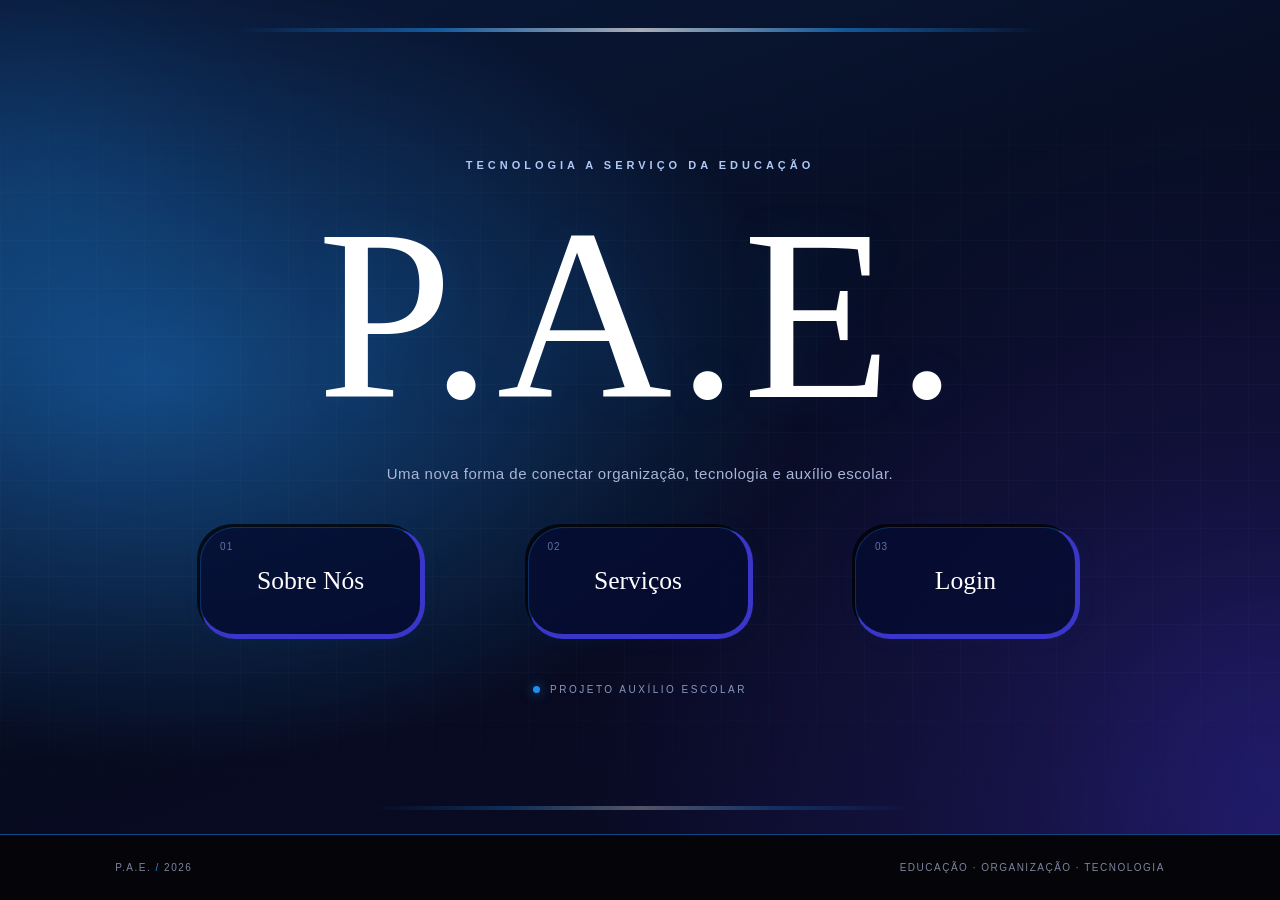
<file: tcc/index.html>
<!DOCTYPE html>
<html lang="pt-BR">
<head>
    <meta charset="UTF-8">
    <meta name="viewport" content="width=device-width, initial-scale=1.0">

    <title>P.A.E. | Projeto de Auxílio Escolar</title>

    <link rel="stylesheet" href="./css/style.css">
</head>

<body>

    <main class="principal">

        <div class="brilho brilho-1"></div>
        <div class="brilho brilho-2"></div>

        <section class="hero">
            <span class="subtitulo">TECNOLOGIA A SERVIÇO DA EDUCAÇÃO</span>

            <h1 class="logo">P.A.E.</h1>

            <p class="descricao">
                Uma nova forma de conectar organização,
                tecnologia e auxílio escolar.
            </p>

            <nav class="menu" aria-label="Navegação principal">

                <a href="./sobrenos.html" class="botao">
                    <span>01</span>
                    Sobre Nós
                    <span class="seta">↗</span>
                </a>

                <a href="./servicos.html" class="botao">
                    <span>02</span>
                    Serviços
                    <span class="seta">↗</span>
                </a>

                <a href="login.html" class="botao">
                    <span>03</span>
                    Login
                    <span class="seta">↗</span>
                </a>

            </nav>

            <div class="indicador">
                <span></span>
                PROJETO AUXÍLIO ESCOLAR
            </div>
        </section>

        <div class="decoracao decoracao-superior"></div>
        <div class="decoracao decoracao-inferior"></div>

    </main>

    <footer class="rodape">
        <span>P.A.E. <span class="ponto">/</span> 2026</span>
        <span>EDUCAÇÃO · ORGANIZAÇÃO · TECNOLOGIA</span>
    </footer>

   <script src="./js/script.js"></script>
</body>
</html>
</file>
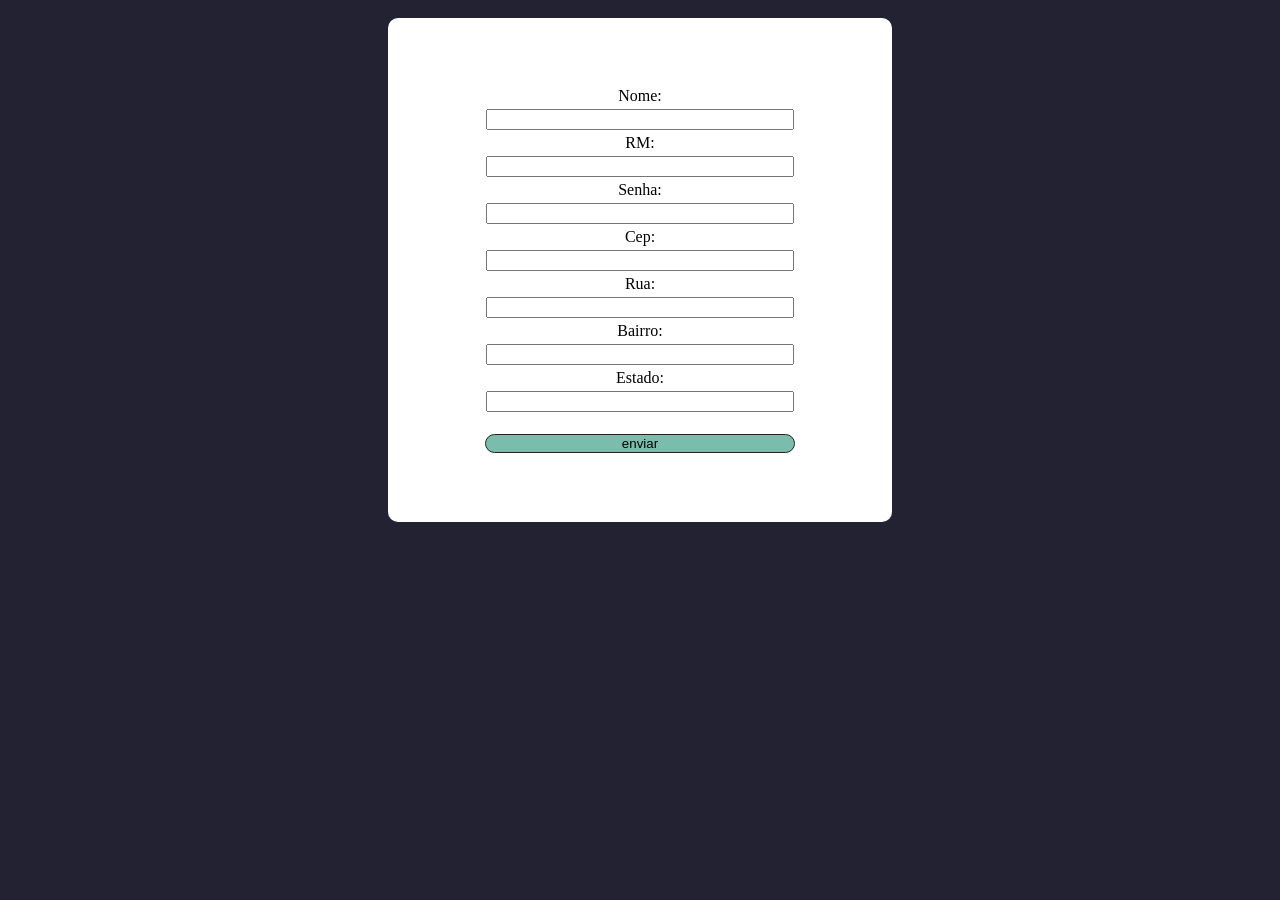
<file: tcc/cadastro.html>
<!DOCTYPE html>
<html lang="en">
<head>
    <meta charset="UTF-8">
    <meta http-equiv="X-UA-Compatible" content="IE=edge">
    <meta name="viewport" content="width=device-width, initial-scale=1.0">
    <title>Document</title>
</head>

<script>

function limpa_formulário() {
         
            document.getElementById('rua').value=("");
            document.getElementById('bairro').value=("");
            document.getElementById('estado').value=("");
        
    }

 function exibir(conteudo) {
        if (!("erro" in conteudo)) {
           
            document.getElementById('rua').value=(conteudo.logradouro);
            document.getElementById('bairro').value=(conteudo.bairro);
            document.getElementById('estado').value=(conteudo.estado);
            
        } 
        else {
            
            limpa_formulário_cep();
            alert("CEP não encontrado.");
        }
    }
        
    function pesquisacep(valor){

   
        var cep = valor.replace(/\D/g, '');

        if (cep != "") {

          
            var validacep = /^[0-9]{8}$/;

       
            if(validacep.test(cep)) {

                var script = document.createElement('script');

                script.src = 'https://viacep.com.br/ws/'+ cep + '/json/?callback=exibir';

             
                document.body.appendChild(script);

            } 
            else {
                
                limpa_formulário();
                alert("Formato de CEP inválido.");
            }
        } 
        else {
            
            limpa_formulário();
        }
    };

    </script>
    </head>

    <body>

    <style>

        body{
            background-color: #222232;
            color: #fff; 
            display: flex;
            justify-content: center;
            align-items: center;
        }

        .form {
          
            display: flex;
            justify-content: center;
            align-items: center;
            background-color: #fff;
            color: #000;
            margin: 10px;
            padding:2px;
            width: 500px;
            height: 500px;
            border-radius: 10px;
        }

        form {
            text-align: center;
     
        }

        form input{
          
            width: 300px;
            margin: 4px;
        }

        form button{
            width: 310px;
            border: 1px solid #222;
            background-color: #7bbdac;
            border-radius: 10px;
        }

        form button:hover{
            
            background-color: #2f544b;
            border: 1px solid #222;                                                                                                                                                         /* oi   oi*/
            color: #fff;
            
        }

      

 

    </style>

<div class="form">
      <form method="post" action="cadastro.php">

      <label > 
        Nome:
        
      </label><br>
      <input type="text" class="text" name="nome"><br>
      <label > 
        RM:
      </label><br>
       <input type="text" class="text" name="rm"><br>
       <label > 
        Senha:
      </label><br>
       <input type="text" class="text" name="senha"><br>
  
        <label class ="texto">Cep:
        </label><br>
        <input name="cep" type="text" id="cep" value="" size="10" maxlength="9"
               onblur="pesquisacep(this.value);" /><br>
        <label>Rua:
       </label><br>
       <input name="rua" type="text" id="rua" size="60" /><br>
        <label>Bairro:
      </label><br> 
       <input name="bairro" type="text" id="bairro" size="40" /><br>
        <label>Estado:
       </label><br>
       <input name="estado" type="text" id="estado" size="40" /><br>
       <br>

        <button type="submit">enviar</button>
    
      </form>

      </div>

</body>


</html>
</file>
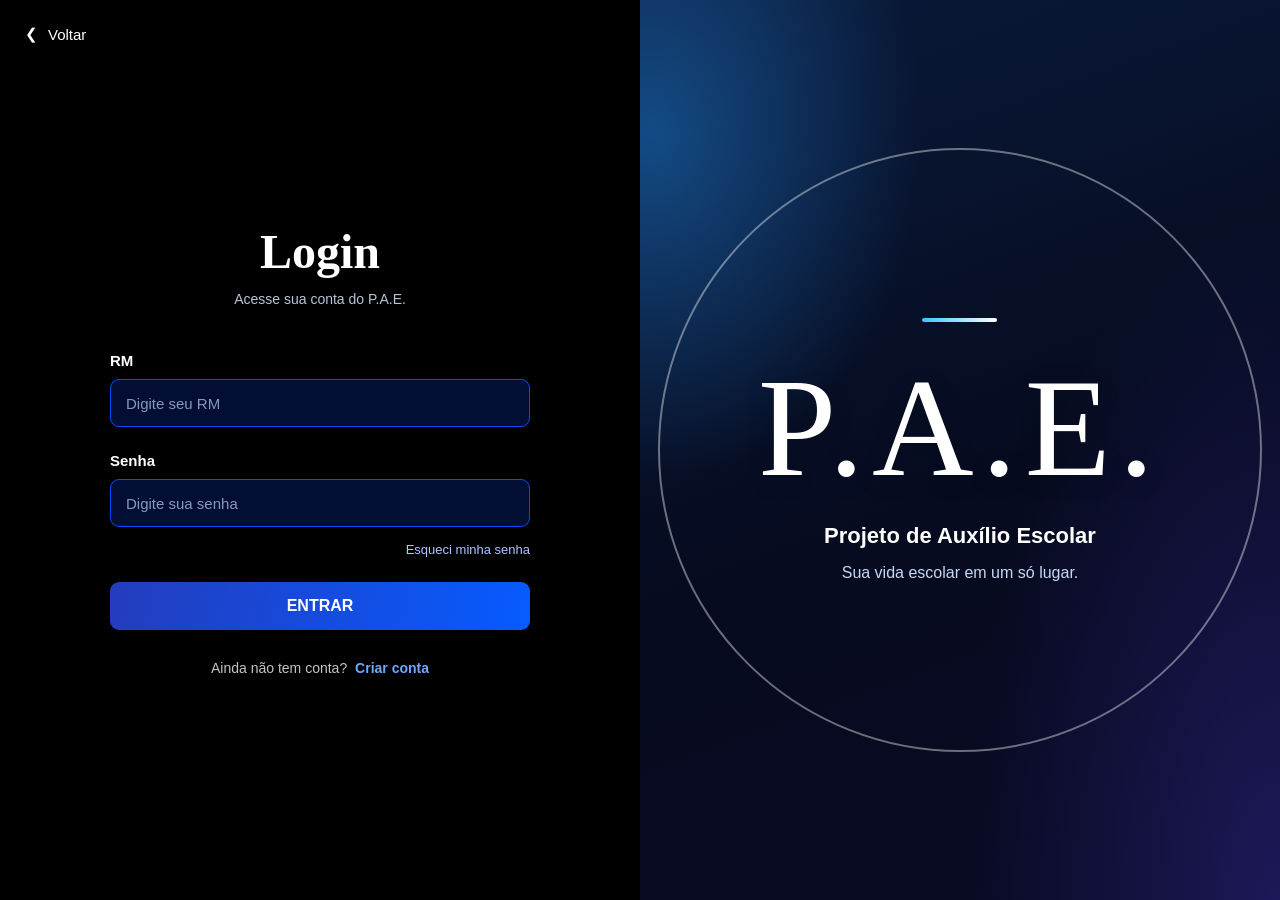
<file: tcc/login.html>
<!DOCTYPE html>
<html lang="pt-br">
<head>
    <meta charset="UTF-8">
    <meta name="viewport" content="width=device-width, initial-scale=1.0">
    <title>Login | P.A.E.</title>
    <link rel="stylesheet" href="./css/logins.css">
</head>

<body>

    <main class="container">

        <!-- Painel esquerdo: formulário -->
        <section class="painel-login">

            <a href="index.html" class="voltar" aria-label="Voltar para a página inicial">
                &#10094;
                <span>Voltar</span>
            </a>

            <div class="conteudo-login">

                <h1>Login</h1>
                <p class="subtitulo">Acesse sua conta do P.A.E.</p>

                <form action="./banco/login.php" method="post">

                    <div class="campo">
                        <label for="rm">RM</label>
                        <input
                            type="text"
                            id="rm"
                            name="rm"
                            placeholder="Digite seu RM"
                            autocomplete="username"
                            required
                        >
                    </div>

                    <div class="campo">
                        <label for="senha">Senha</label>
                        <input
                            type="password"
                            id="senha"
                            name="senha"
                            placeholder="Digite sua senha"
                            autocomplete="current-password"
                            required
                        >
                    </div>

                    <a href="recuperar-senha.html" class="esqueci">
                        Esqueci minha senha
                    </a>

                    <button type="submit" class="btn-entrar">
                        ENTRAR
                    </button>

                </form>

                <p class="cadastro">
                    Ainda não tem conta?
                    <a href="cadastro.html">Criar conta</a>
                </p>

            </div>

        </section>

        <!-- Painel direito: identidade visual -->
        <section class="painel-visual">

            <div class="visual-conteudo">
                <span class="linha-decorativa"></span>
                <h2>P.A.E.</h2>
                <p>Projeto de Auxílio Escolar</p>
                <span class="descricao">
                    Sua vida escolar em um só lugar.
                </span>
            </div>

        </section>

    </main>

</body>
</html>
</file>
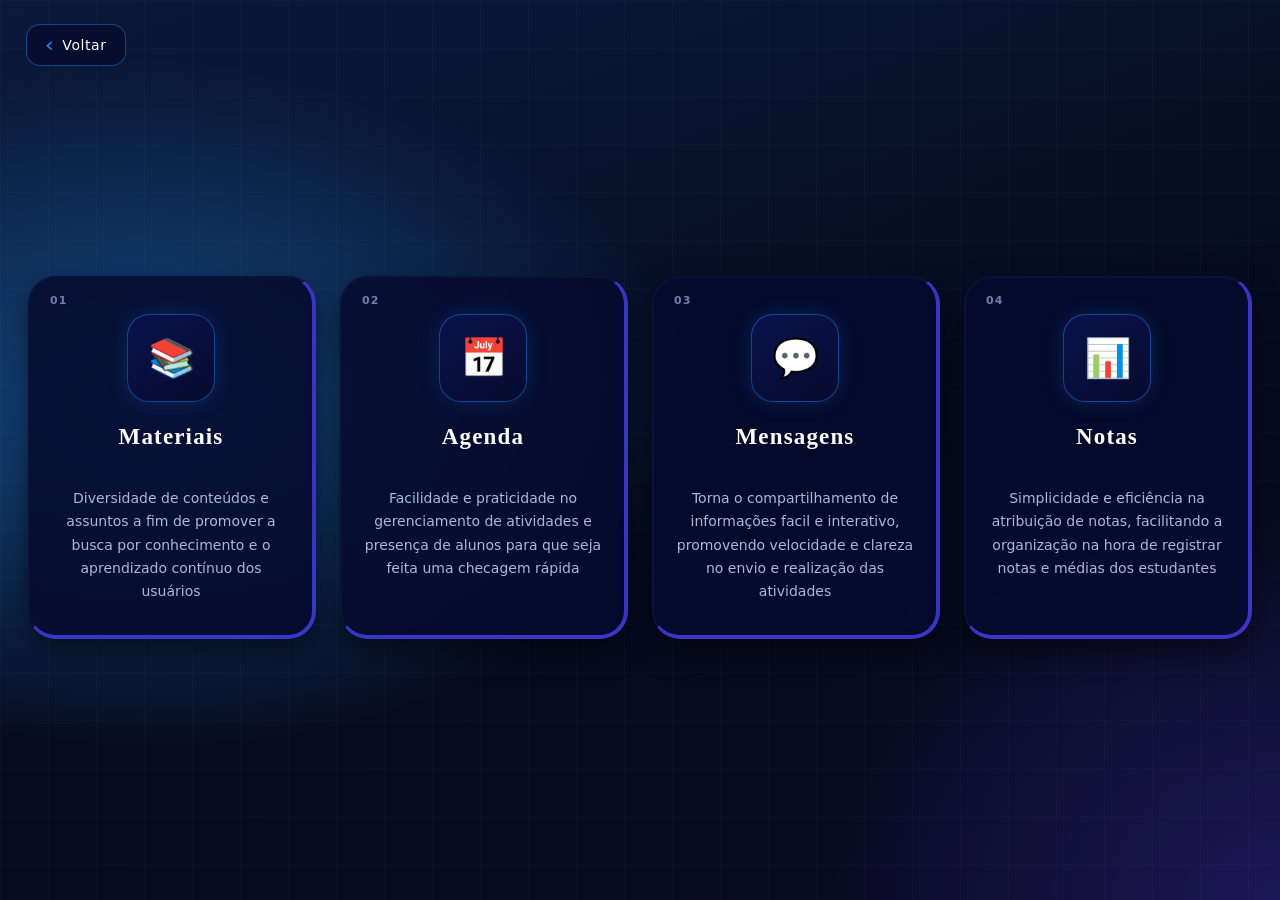
<file: tcc/servicos.html>
<!DOCTYPE html>
<html lang="pt-br">
<head>
    <meta charset="UTF-8">
    <meta name="viewport" content="width=device-width, initial-scale=1.0">
    <title>P.A.E. - Serviços</title>
    <link rel="stylesheet" href="./css/servicos.css">
</head>

<body>

    <main class="pagina">

        <a href="./index.html" class="voltar">
            <span>‹</span> Voltar
        </a>

        <section class="cartoes">

            <article class="cartao">
                <div class="imagem">
                    <span>📚</span>
                </div>

                <h2>Materiais</h2>

                <div class="linhas">
                    <span></span><span></span>
                    <span></span><span></span>
                </div>

                <p><br>Diversidade de conteúdos e assuntos a fim de promover a busca por conhecimento e o aprendizado contínuo dos usuários</br></p>

            </article>

            <article class="cartao">
                <div class="imagem">
                    <span>📅</span>
                </div>

                <h2>Agenda</h2>

                <div class="linhas">
                    <span></span><span></span>
                    <span></span><span></span>
                </div>

                <p><br>Facilidade e praticidade no gerenciamento de atividades e presença de alunos para que seja feita uma checagem rápida</br></p>

            </article>

            <article class="cartao">
                <div class="imagem">
                    <span>💬</span>
                </div>

                <h2>Mensagens</h2>

                <div class="linhas">
                    <span></span><span></span>
                    <span></span><span></span>
                </div>

                <p><br>Torna o compartilhamento de informações facil e interativo, promovendo velocidade e clareza no envio e realização das atividades</br></p>

            </article>

            <article class="cartao">
                <div class="imagem">
                    <span>📊</span>
                </div>

                <h2>Notas</h2>

                <div class="linhas">
                    <span></span><span></span>
                    <span></span><span></span>
                </div>

                <p><br>Simplicidade e eficiência na atribuição de notas, facilitando a organização na hora de registrar notas e médias dos estudantes</br></p>

            </article>

        </section>

    </main>

</body>
</html>
</file>
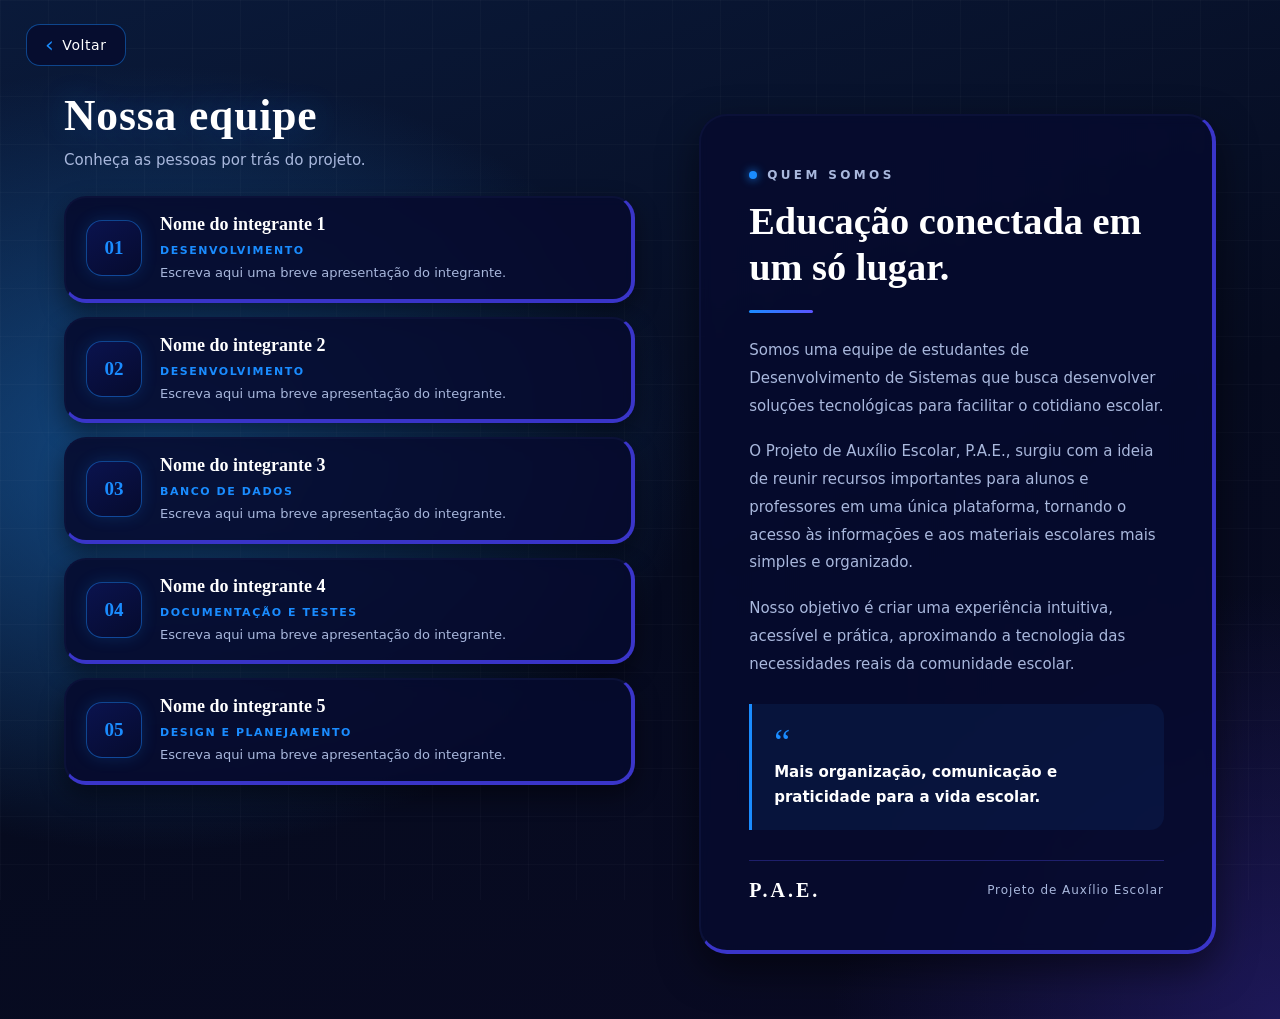
<file: tcc/sobrenos.html>
<!DOCTYPE html>
<html lang="pt-br">

<head>
    <meta charset="UTF-8">
    <meta name="viewport" content="width=device-width, initial-scale=1.0">

    <title>Sobre Nós | P.A.E.</title>

    <link rel="stylesheet" href="./css/sobrenos.css">
</head>

<body>


    <main class="pagina">

        <!-- Botão voltar -->
        <a href="./index.html" class="voltar">
            <span aria-hidden="true">‹</span>
            Voltar
        </a>

        <div class="conteudo">

            <!-- LADO ESQUERDO: INTEGRANTES -->
            <section class="equipe">

                <div class="titulo-equipe">
                    <h1>Nossa equipe</h1>
                    <p>Conheça as pessoas por trás do projeto.</p>
                </div>

                <div class="integrantes">

                    <article class="integrante">
                        <div class="avatar">01</div>
                        <div class="dados">
                            <h2>Nome do integrante 1</h2>
                            <span>Desenvolvimento</span>
                            <p>Escreva aqui uma breve apresentação do integrante.</p>
                        </div>
                    </article>

                    <article class="integrante">
                        <div class="avatar">02</div>
                        <div class="dados">
                            <h2>Nome do integrante 2</h2>
                            <span>Desenvolvimento</span>
                            <p>Escreva aqui uma breve apresentação do integrante.</p>
                        </div>
                    </article>

                    <article class="integrante">
                        <div class="avatar">03</div>
                        <div class="dados">
                            <h2>Nome do integrante 3</h2>
                            <span>Banco de dados</span>
                            <p>Escreva aqui uma breve apresentação do integrante.</p>
                        </div>
                    </article>

                    <article class="integrante">
                        <div class="avatar">04</div>
                        <div class="dados">
                            <h2>Nome do integrante 4</h2>
                            <span>Documentação e testes</span>
                            <p>Escreva aqui uma breve apresentação do integrante.</p>
                        </div>
                    </article>

                    <article class="integrante">
                        <div class="avatar">05</div>
                        <div class="dados">
                            <h2>Nome do integrante 5</h2>
                            <span>Design e planejamento</span>
                            <p>Escreva aqui uma breve apresentação do integrante.</p>
                        </div>
                    </article>

                </div>

            </section>

            <!-- LADO DIREITO: SOBRE O PROJETO -->
            <section class="sobre-projeto">

                <span class="etiqueta">QUEM SOMOS</span>

                <h2>Educação conectada em um só lugar.</h2>

                <span class="linha-decorativa"></span>

                <p>
                    Somos uma equipe de estudantes de Desenvolvimento
                    de Sistemas que busca desenvolver soluções tecnológicas
                    para facilitar o cotidiano escolar.
                </p>

                <p>
                    O Projeto de Auxílio Escolar, P.A.E., surgiu com a ideia
                    de reunir recursos importantes para alunos e professores
                    em uma única plataforma, tornando o acesso às informações
                    e aos materiais escolares mais simples e organizado.
                </p>

                <p>
                    Nosso objetivo é criar uma experiência intuitiva,
                    acessível e prática, aproximando a tecnologia das
                    necessidades reais da comunidade escolar.
                </p>

                <div class="destaque">
                    <span class="aspas">“</span>
                    <p>
                        Mais organização, comunicação e praticidade
                        para a vida escolar.
                    </p>
                </div>

                <div class="rodape-projeto">
                    <span>P.A.E.</span>
                    <span>Projeto de Auxílio Escolar</span>
                </div>

            </section>

        </div>

    </main>

</body>
</html>
</file>
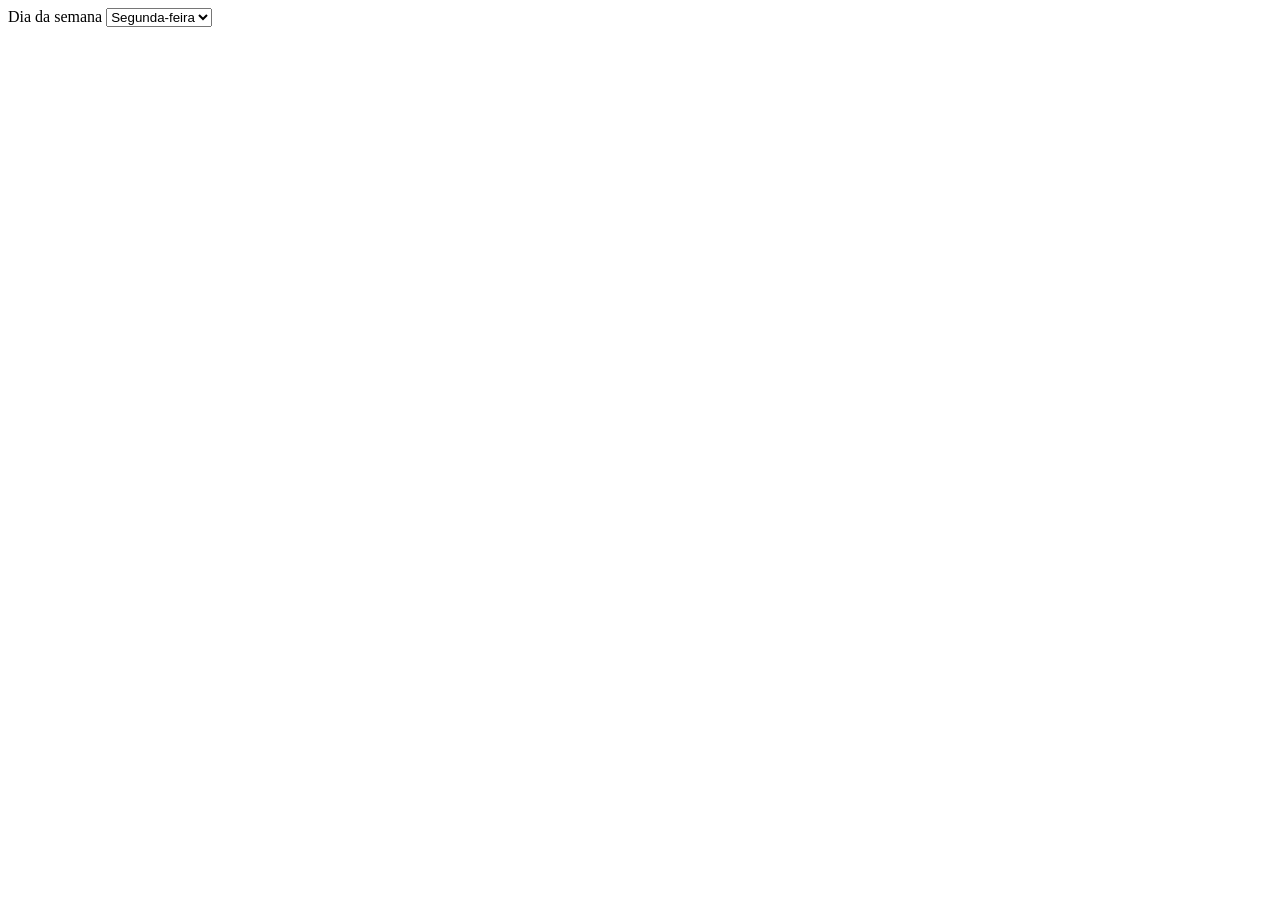
<file: tcc/adm/menu_adm.html>
<!DOCTYPE html>
<html lang="en">
<head>
    <meta charset="UTF-8">
    <meta name="viewport" content="width=device-width, initial-scale=1.0">
    <title>Document</title>
</head>
<body>
     <label>Dia da semana
    <select name="dia_semana" required>
      <option value="1">Segunda-feira</option>
      <option value="2">Terça-feira</option>
      <option value="3">Quarta-feira</option>
      <option value="4">Quinta-feira</option>
      <option value="5">Sexta-feira</option>
      <option value="6">Sábado</option>
    </select>
  </label>
</body>
</html>
</file>
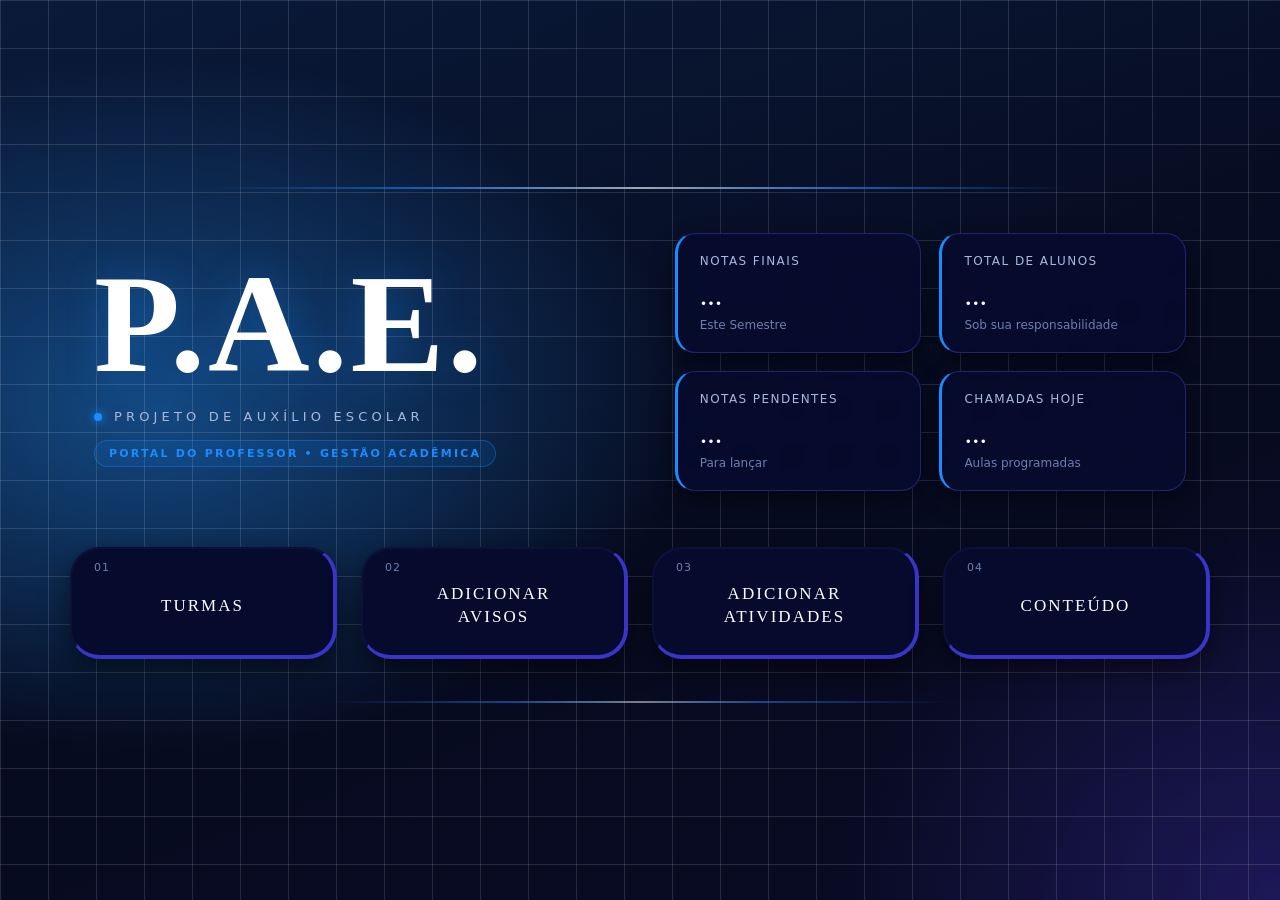
<file: tcc/professor/menu_professor2.html>
<!DOCTYPE html>
<html lang="pt-br">

<head>
    <meta charset="UTF-8">
    <meta name="viewport" content="width=device-width, initial-scale=1.0">
    <title>P.A.E - Projeto de Auxílio Escolar</title>
    <link rel="stylesheet" href="./css/menu_professor2.css">
</head>

<body>
    <!-- CONTEÚDO PRINCIPAL -->
    <main id="principal">

        <!-- TOPO DIVIDIDO: MARCA À ESQUERDA + INDICADORES À DIREITA -->
        <section class="painel-superior">

            <div class="marca-pae">
                <h1>P.A.E.</h1>
                <p>PROJETO DE AUXÍLIO ESCOLAR</p>
                <span class="sub-docente">PORTAL DO PROFESSOR • GESTÃO ACADÊMICA</span>
            </div>

            <div class="informacoes">
                <a href="./notas_prof.php" class="card-info">
                    <p>Notas Finais</p>
                    <h3 id="qtd-turmas">...</h3>
                    <span>Este Semestre</span>
                </a>

                <a href="alunos.html" class="card-info">
                    <p>Total de alunos</p>
                    <h3 id="qtd-alunos">...</h3>
                    <span>Sob sua responsabilidade</span>
                </a>

                <a href="./atv_prof.php" class="card-info">
                    <p>Notas pendentes</p>
                    <h3 id="qtd-notas">...</h3>
                    <span>Para lançar</span>
                </a>

                <a href="./chamada_prof.php" class="card-info">
                    <p>Chamadas hoje</p>
                    <h3 id="qtd-chamadas">...</h3>
                    <span>Aulas programadas</span>
                </a>
            </div>

        </section>

        <!-- ATALHOS DO PROFESSOR -->
        <section class="barra-atalhos">
            <div class="lista-botoes">
                <a href="./turma_prof.php" class="card-atalho">TURMAS</a>

                <a href="#" class="card-atalho">
                    ADICIONAR<br>AVISOS
                </a>

                <a href="./post_atividade.php" class="card-atalho">
                    ADICIONAR<br>ATIVIDADES
                </a>

                <a href="./post_material.php" class="card-atalho">CONTEÚDO</a>
            </div>
        </section>

    </main>
</body>
</html>
</file>
<file: tcc/css/style.css>
/* =================================
   PALETA E CONFIGURAÇÕES
================================= */

:root {
    --azul: #242D66;
    --preto: #000000;
    --branco: #FFFFFF;
    --azul-vivo: #1D91F2;
    --azul-profundo: #11194D;

    --borda: rgba(65, 66, 220, 0.8);
    --texto-suave: #A9B5D6;
}

* {
    margin: 0;
    padding: 0;
    box-sizing: border-box;
}

html {
    min-height: 100%;
    scroll-behavior: smooth;
}

body {
    min-height: 100vh;
    display: flex;
    flex-direction: column;

    background: var(--preto);
    color: var(--branco);

    font-family: "Segoe UI", Arial, sans-serif;
    overflow-x: hidden;
}


/* CABEÇALHO P.A.E. */

.cabecalho {
    position: relative;
    z-index: 5;

    min-height: 88px;
    padding: 16px 7%;

    display: flex;
    align-items: center;
    justify-content: space-between;
    gap: 20px;

    background: linear-gradient(
        110deg,
        #11194D 0%,
        #171D43 55%,
        #242D66 100%
    );

    border-bottom: 1px solid rgba(29, 145, 242, 0.45);
    box-shadow: 0 5px 24px rgba(0, 0, 0, 0.25);
}

.marca {
    display: flex;
    align-items: center;
    gap: 15px;

    color: #FFFFFF;
    text-decoration: none;
}

.marca-icone {
    width: 48px;
    height: 48px;

    display: flex;
    align-items: center;
    justify-content: center;

    border: 1px solid #1D91F2;
    border-radius: 12px;

    background: linear-gradient(
        145deg,
        #242D66,
        #11194D
    );

    color: #FFFFFF;
    font-family: Georgia, "Times New Roman", serif;
    font-size: 27px;
    font-weight: bold;

    box-shadow: 0 0 18px rgba(29, 145, 242, 0.12);

    transition: transform 0.25s ease;
}

.marca:hover .marca-icone {
    transform: translateY(-2px);
}

.marca-texto {
    display: flex;
    flex-direction: column;
    gap: 4px;
}

.marca-texto strong {
    color: #FFFFFF;
    font-size: clamp(16px, 2vw, 22px);
    font-weight: 600;
    letter-spacing: 0.2px;
    line-height: 1.3;
}

.marca-texto small {
    color: #9EADD7;
    font-size: 9px;
    font-weight: 600;
    letter-spacing: 2px;
}

.cabecalho-status {
    display: flex;
    align-items: center;
    gap: 9px;

    padding: 10px 14px;

    color: #B7C9EE;
    background: rgba(0, 0, 0, 0.15);

    border: 1px solid rgba(255, 255, 255, 0.10);
    border-radius: 30px;

    font-size: 9px;
    font-weight: 600;
    letter-spacing: 1.5px;
}

.status-ponto {
    width: 7px;
    height: 7px;

    background: #1D91F2;
    border-radius: 50%;

    box-shadow: 0 0 10px rgba(29, 145, 242, 0.8);
}

/* ADAPTAÇÃO PARA CELULARES */

@media (max-width: 600px) {
    .cabecalho {
        min-height: 76px;
        padding: 13px 5%;
    }

    .marca {
        gap: 10px;
    }

    .marca-icone {
        width: 40px;
        height: 40px;
        font-size: 23px;
    }

    .marca-texto strong {
        font-size: 14px;
    }

    .marca-texto small {
        font-size: 7px;
        letter-spacing: 1px;
    }

    .cabecalho-status {
        padding: 8px;
        gap: 0;
    }

    .cabecalho-status > span:last-child {
        display: none;
    }
}


.nome-projeto {
    color: var(--branco);
    font-size: clamp(18px, 2vw, 29px);
    font-weight: 400;
    text-decoration: none;
    letter-spacing: 0.2px;

    transition: color 0.3s ease;
}

.nome-projeto:hover {
    color: #C8DCFF;
}

/* =================================
   ÁREA PRINCIPAL
================================= */

.principal {
    position: relative;
    isolation: isolate;
    flex: 1;

    min-height: 570px;
    padding: 65px 24px 45px;

    display: flex;
    justify-content: center;
    align-items: center;

    overflow: hidden;

    background:
        radial-gradient(ellipse 60% 55% at 12% 45%, rgba(23, 92, 160, 0.75), transparent 85%),
        radial-gradient(ellipse 70% 110% at 100% 100%, rgba(45, 35, 130, 0.55), transparent 80%),
        linear-gradient(160deg, #0a1a3a 0%, #060b1f 55%, #0a0a24 100%);

    border-bottom: 1px solid rgba(29,145,242,0.4);
}

/* Textura geométrica discreta */

.principal::before {
    content: "";
    position: absolute;
    inset: 0;
    z-index: -1;

    background-image:
        linear-gradient(
            rgba(255,255,255,0.018) 1px,
            transparent 1px
        ),
        linear-gradient(
            90deg,
            rgba(255,255,255,0.018) 1px,
            transparent 1px
        );

    background-size: 48px 48px;

    mask-image: linear-gradient(
        to bottom,
        transparent,
        black 30%,
        black 80%,
        transparent
    );

    pointer-events: none;
}

/* Luz interativa que acompanha o mouse */

.principal::after {
    content: "";
    position: absolute;
    inset: 0;
    z-index: -1;

    background: radial-gradient(
        380px circle at var(--mouse-x, 50%) var(--mouse-y, 50%),
        rgba(29, 145, 242, 0.19),
        rgba(36, 45, 102, 0.08) 40%,
        transparent 75%
    );

    opacity: 0;
    transition: opacity 0.35s ease;
    pointer-events: none;
}

.principal.mouse-ativo::after {
    opacity: 1;
}

/* Onda luminosa ao clicar */

.onda-clique {
    position: absolute;
    z-index: 1;

    width: 12px;
    height: 12px;

    border: 2px solid rgba(29, 145, 242, 0.85);
    border-radius: 50%;

    background: rgba(29, 145, 242, 0.12);
    box-shadow: 0 0 20px rgba(29, 145, 242, 0.25);

    pointer-events: none;

    transform: translate(-50%, -50%) scale(0);
    animation: expandir-onda 0.8s ease-out forwards;
}

@keyframes expandir-onda {
    0% {
        opacity: 0.9;
        transform: translate(-50%, -50%) scale(0);
    }

    70% {
        opacity: 0.6;
    }

    100% {
        opacity: 0;
        transform: translate(-50%, -50%) scale(16);
    }
}

@media (prefers-reduced-motion: reduce) {
    .principal::after {
        transition: none;
    }

    .onda-clique {
        animation: none;
        display: none;
    }
}


.brilho {
    position: absolute;
    z-index: -1;

    width: 320px;
    height: 320px;

    border-radius: 50%;
    filter: blur(100px);

    opacity: 0.18;
    pointer-events: none;
}

.brilho-1 {
    top: 5%;
    left: -150px;
    background: var(--azul-vivo);
}

.brilho-2 {
    right: -160px;
    bottom: -100px;
    background: #3834D9;
}

/* =================================
   APRESENTAÇÃO
================================= */

.hero {
    position: relative;
    z-index: 2;

    width: 100%;
    max-width: 1000px;

    display: flex;
    flex-direction: column;
    align-items: center;

    text-align: center;
}

.subtitulo {
    margin-bottom: 5px;

    color: #AFC8F5;
    font-size: 11px;
    font-weight: 600;
    letter-spacing: 4px;

    animation: aparecer 0.8s ease both;
}

/* Logotipo */

.logo {
    margin: 0 0 4px;

    color: var(--branco);

    font-family: Georgia, "Times New Roman", serif;
    font-size: clamp(100px, 19vw, 245px);
    font-weight: 400;
    line-height: 1.15;
    letter-spacing: 5px;

    text-shadow:
        0 0 45px rgba(29,145,242,0.09);

    animation: surgir-logo 1s ease both;
}

/* Descrição */

.descricao {
    max-width: 530px;
    margin: 0 0 38px;

    color: var(--texto-suave);
    font-size: 15px;
    line-height: 1.9;
    letter-spacing: 0.5px;

    animation: aparecer 1s 0.15s ease both;
}

/* =================================
   BOTÕES
================================= */

.menu {
    width: 100%;
    display: flex;
    justify-content: center;
    align-items: stretch;
    gap: clamp(20px, 8vw, 120px);

    animation: aparecer 1s 0.3s ease both;
}

.botao {
    position: relative;

    min-width: 225px;
    min-height: 112px;
    padding: 25px 20px;

    display: flex;
    align-items: center;
    justify-content: center;
    gap: 12px;

    color: var(--branco);
    background: rgba(5, 13, 49, 0.84);

    border: 1px solid rgba(29,145,242,0.25);
    border-right: 5px solid #3936C9;
    border-bottom: 5px solid #3936C9;
    border-radius: 35px;

    font-family: Georgia, "Times New Roman", serif;
    font-size: clamp(19px, 2vw, 28px);
    text-decoration: none;
    white-space: nowrap;

    box-shadow:
        -3px -3px 0 rgba(0,0,0,0.75),
        0 0 25px rgba(29,145,242,0.04);

    transition:
        transform 0.3s ease,
        background 0.3s ease,
        border-color 0.3s ease,
        box-shadow 0.3s ease;
}

.botao > span:first-child {
    position: absolute;
    top: 13px;
    left: 19px;

    color: #7788C0;
    font-family: "Segoe UI", Arial, sans-serif;
    font-size: 10px;
    letter-spacing: 1px;

    opacity: 0.8;
}

.botao .seta {
    position: absolute;
    right: 17px;
    bottom: 12px;

    color: var(--azul-vivo);
    font-family: Arial, sans-serif;
    font-size: 18px;

    opacity: 0;
    transform: translate(-4px, 4px);

    transition:
        opacity 0.3s ease,
        transform 0.3s ease;
}

.botao:hover {
    transform: translateY(-7px);

    background: rgba(17,25,77,0.98);

    border-color: rgba(29,145,242,0.6);
    border-right-color: var(--azul-vivo);
    border-bottom-color: var(--azul-vivo);

    box-shadow:
        0 12px 35px rgba(0,0,0,0.25),
        0 0 25px rgba(29,145,242,0.12);
}

.botao:hover .seta {
    opacity: 1;
    transform: translate(0, 0);
}

.botao:focus-visible {
    outline: 2px solid var(--branco);
    outline-offset: 5px;
}

/* =================================
   IDENTIFICAÇÃO DO PROJETO
================================= */

.indicador {
    margin-top: 45px;

    display: flex;
    align-items: center;
    gap: 10px;

    color: #8998BE;
    font-size: 10px;
    letter-spacing: 2.5px;

    animation: aparecer 1s 0.5s ease both;
}

.indicador > span {
    width: 7px;
    height: 7px;

    background: var(--azul-vivo);
    border-radius: 50%;

    box-shadow: 0 0 12px rgba(29,145,242,0.7);
}

/* =================================
   LINHAS DECORATIVAS
================================= */

.decoracao {
    position: absolute;
    left: 50%;
    transform: translateX(-50%);

    height: 4px;
    width: min(63%, 930px);

    background: linear-gradient(
        90deg,
        transparent,
        rgba(29,145,242,0.85),
        #FFFFFF,
        rgba(29,145,242,0.85),
        transparent
    );

    opacity: 0.65;
}

.decoracao-superior {
    top: 28px;
}

.decoracao-inferior {
    bottom: 24px;
    width: min(42%, 650px);
    opacity: 0.3;
}

/* =================================
   RODAPÉ
================================= */

.rodape {
    min-height: 65px;
    padding: 20px 9%;

    display: flex;
    align-items: center;
    justify-content: space-between;
    gap: 15px;

    background: #050509;
    color: #7D849D;

    font-size: 10px;
    letter-spacing: 1.5px;
}

.ponto {
    color: var(--azul-vivo);
}

/* =================================
   ANIMAÇÕES
================================= */

@keyframes aparecer {
    from {
        opacity: 0;
        transform: translateY(15px);
    }

    to {
        opacity: 1;
        transform: translateY(0);
    }
}

@keyframes surgir-logo {
    from {
        opacity: 0;
        transform: translateY(20px) scale(0.97);
    }

    to {
        opacity: 1;
        transform: translateY(0) scale(1);
    }
}

/* =================================
   RESPONSIVIDADE
================================= */

@media (max-width: 900px) {
    .menu {
        gap: 20px;
    }

    .botao {
        min-width: 0;
        flex: 1;
        max-width: 260px;
        font-size: 21px;
        border-radius: 27px;
    }

    .principal {
        padding-top: 70px;
        padding-bottom: 60px;
    }
}

@media (max-width: 600px) {
    .cabecalho {
        min-height: 62px;
        padding: 14px 6%;
    }

    .principal {
        min-height: auto;
        padding: 70px 22px 60px;
    }

    .subtitulo {
        font-size: 9px;
        letter-spacing: 2px;
    }

    .logo {
        font-size: clamp(85px, 24vw, 140px);
        letter-spacing: 0;
    }

    .descricao {
        max-width: 330px;
        margin-bottom: 32px;
        font-size: 13px;
    }

    .menu {
        max-width: 340px;
        flex-direction: column;
        gap: 18px;
    }

    .botao {
        width: 100%;
        max-width: none;
        min-height: 85px;
        flex: auto;
        font-size: 23px;
        border-radius: 25px;
    }

    .indicador {
        margin-top: 35px;
        font-size: 8px;
        letter-spacing: 1.5px;
    }

    .decoracao {
        width: 75%;
    }

    .decoracao-superior {
        top: 22px;
    }

    .decoracao-inferior {
        bottom: 20px;
        width: 50%;
    }

    .rodape {
        padding: 18px 6%;
        flex-direction: column;
        align-items: center;
        text-align: center;
        font-size: 9px;
    }
}

/* Acessibilidade: respeita preferência por menos movimento */

@media (prefers-reduced-motion: reduce) {
    *,
    *::before,
    *::after {
        animation: none !important;
        transition: none !important;
        scroll-behavior: auto !important;
    }
}
</file>
<file: tcc/css/logins.css>
/* CONFIGURAÇÕES GERAIS */

* {
    margin: 0;
    padding: 0;
    box-sizing: border-box;
}

body {
    min-height: 100vh;
    font-family: Arial, Helvetica, sans-serif;
    background-color: #080808;
    color: white;
}

.container {
    display: flex;
    min-height: 100vh;
    width: 100%;
}

/* PAINEL ESQUERDO */

.painel-login {
    width: 50%;
    min-height: 100vh;
    background-color: #000000;

    display: flex;
    align-items: center;
    justify-content: center;

    padding: 70px 40px;
    position: relative;
}

/* BOTÃO VOLTAR */

.voltar {
    position: absolute;
    top: 25px;
    left: 25px;

    display: flex;
    align-items: center;
    gap: 10px;

    color: white;
    text-decoration: none;
    font-size: 15px;

    transition: color 0.2s ease;
}

.voltar:hover {
    color: #529dff;
}

.voltar:first-letter {
    font-size: 22px;
}

/* FORMULÁRIO */

.conteudo-login {
    width: 100%;
    max-width: 420px;
}

.conteudo-login h1 {
    text-align: center;
    font-family: Georgia, "Times New Roman", serif;
    font-size: 48px;
    margin-bottom: 12px;
}

.subtitulo {
    text-align: center;
    color: #b7c5d9;
    font-size: 14px;
    margin-bottom: 45px;
}

.campo {
    display: flex;
    flex-direction: column;
    gap: 10px;
    margin-bottom: 25px;
}

.campo label {
    font-size: 15px;
    font-weight: bold;
}

.campo input {
    width: 100%;
    height: 48px;

    background-color: #030e35;
    border: 1px solid #064cff;
    border-radius: 9px;

    padding: 0 15px;

    color: white;
    font-size: 15px;

    outline: none;
    transition: border-color 0.2s, box-shadow 0.2s;
}

.campo input::placeholder {
    color: #8998bd;
}

.campo input:focus {
    border-color: #38bdf8;
    box-shadow: 0 0 8px #1264ff55;
}

/* ESQUECI A SENHA */

.esqueci {
    display: block;
    text-align: right;
    margin-top: -10px;
    margin-bottom: 25px;

    color: #a9c8ff;
    text-decoration: none;
    font-size: 13px;
}

.esqueci:hover {
    text-decoration: underline;
}

/* BOTÃO ENTRAR */

.btn-entrar {
    width: 100%;
    height: 48px;

    border: none;
    border-radius: 9px;

    background: linear-gradient(
        100deg,
        #243cbd,
        #075bff
    );

    color: white;
    font-size: 16px;
    font-weight: bold;

    cursor: pointer;
    transition: transform 0.2s, filter 0.2s;
}

.btn-entrar:hover {
    filter: brightness(1.2);
    transform: translateY(-2px);
}

.btn-entrar:active {
    transform: translateY(0);
}

/* CADASTRO */

.cadastro {
    text-align: center;
    margin-top: 30px;
    font-size: 14px;
    color: #c4c4c4;
}

.cadastro a {
    color: #6ea8ff;
    text-decoration: none;
    font-weight: bold;
    margin-left: 4px;
}

.cadastro a:hover {
    text-decoration: underline;
}

/* PAINEL DIREITO */

.painel-visual {
    width: 50%;
    min-height: 100vh;

    background:        
        radial-gradient(ellipse 60% 55% at 2% 15%, rgba(23, 92, 160, 0.75), transparent 70%),
        radial-gradient(ellipse 70% 110% at 100% 100%, rgba(45, 35, 130, 0.55), transparent 70%),
        linear-gradient(160deg, #0a1a3a 0%, #060b1f 55%, #0a0a24 100%);
    

    display: flex;
    align-items: center;
    justify-content: center;

    position: relative;
    overflow: hidden;
}

/* DETALHES DO FUNDO */

.painel-visual::before {
    content: "";
    position: absolute;

    width: 500px;
    height: 500px;

    border: 0px solid #ffffff67;
    border-radius: 50%;
}

.painel-visual::after {
    content: "";
    position: absolute;

    width: 600px;
    height: 600px;

    border: 2px solid #ffffff67;
    border-radius: 50%;
}

/* TEXTO P.A.E. */

.visual-conteudo {
    text-align: center;
    position: relative;
    z-index: 1;
    padding: 30px;
}

.visual-conteudo h2 {
    font-family: Georgia, "Times New Roman", serif;
    font-size: clamp(80px, 11vw, 160px);
    font-weight: normal;
    letter-spacing: 8px;
    color: white;

    text-shadow: 0 5px 25px #00000025;
}

.visual-conteudo p {
    font-size: 22px;
    font-weight: bold;
    margin-top: 15px;
}

.descricao {
    display: block;
    margin-top: 15px;
    color: #c5d9f5;
    font-size: 16px;
}

.linha-decorativa {
    display: block;
    width: 75px;
    height: 4px;
    margin: 0 auto 25px;

    border-radius: 5px;
    background: linear-gradient(
        to right,
        #39c6ff,
        #ffffff
    );
}

/* TELAS MENORES */

@media (max-width: 800px) {
    .container {
        flex-direction: column;
    }

    .painel-login {
        width: 100%;
        min-height: 100vh;
        padding: 90px 25px 45px;
    }

    .painel-visual {
        width: 100%;
        min-height: 350px;
    }

    .visual-conteudo h2 {
        font-size: 90px;
    }
}

@media (max-width: 400px) {
    .conteudo-login h1 {
        font-size: 38px;
    }

    .visual-conteudo h2 {
        font-size: 65px;
        letter-spacing: 3px;
    }
}
</file>
<file: tcc/css/servicos.css>
:root {
  --azul-noite:    #0b1450;
  --azul-profundo: #060b2e;
  --indigo:        #3a35c9;
  --indigo-claro:  #5b54ff;
  --azul:          #1a8cff;
  --texto:         #ffffff;
  --texto-suave:   #a9b8dd;

  --fonte-titulo: Georgia, "Times New Roman", serif;
  --fonte-texto:  "Segoe UI", system-ui, -apple-system, Roboto, Arial, sans-serif;
}

* {
  margin: 0;
  padding: 0;
  box-sizing: border-box;
}

html {
  background: #060b1f;
}

body {
  min-height: 100vh;
  overflow-x: hidden;
  font-family: var(--fonte-texto);
  color: var(--texto);
  background:
    radial-gradient(ellipse 60% 55% at 12% 45%, rgba(23, 92, 160, 0.75), transparent 70%),
    radial-gradient(ellipse 50% 60% at 100% 100%, rgba(45, 35, 130, 0.55), transparent 70%),
    linear-gradient(160deg, #0a1a3a 0%, #060b1f 55%, #0a0a24 100%);
}

/* grade quadriculada discreta por cima do fundo */
body::before {
  content: "";
  position: fixed;
  inset: 0;
  z-index: 0;
  pointer-events: none;
  background-image:
    linear-gradient(rgba(255, 255, 255, 0.025) 1px, transparent 1px),
    linear-gradient(90deg, rgba(255, 255, 255, 0.025) 1px, transparent 1px);
  background-size: 48px 48px;
}

/* ---------- Container Principal ---------- */
.pagina {
  position: relative;
  z-index: 1;
  min-height: 100vh;
  max-width: 1420px;
  margin: 0 auto;
  padding: 85px 28px 70px;
  display: flex;
  flex-direction: column;
  align-items: center;
  justify-content: center;
  overflow: hidden;
}

/* ---------- Botão Voltar ---------- */
.voltar {
  position: fixed;
  top: 24px;
  left: 26px;
  z-index: 20;
  display: inline-flex;
  align-items: center;
  gap: 8px;
  padding: 9px 18px;
  border-radius: 14px;
  background: rgba(6, 11, 46, 0.78);
  backdrop-filter: blur(6px);
  border: 1px solid rgba(26, 140, 255, 0.45);
  color: var(--texto);
  text-decoration: none;
  font-size: 14px;
  letter-spacing: 0.04em;
  transition: background 0.2s, box-shadow 0.2s, transform 0.2s;
}

.voltar span {
  font-size: 22px;
  line-height: 1;
  color: var(--azul);
}

.voltar:hover {
  background: rgba(26, 140, 255, 0.2);
  box-shadow: 0 0 18px rgba(26, 140, 255, 0.45);
  transform: translateX(-3px);
}

/* ---------- Topo da Página ---------- */
.topo-servicos {
  position: relative;
  text-align: center;
  max-width: 680px;
  margin-bottom: 48px;
  padding-top: 18px;
}

/* linha luminosa no topo */
.topo-servicos::before {
  content: "";
  position: absolute;
  top: 0;
  left: 50%;
  width: min(90%, 540px);
  height: 2px;
  transform: translateX(-50%);
  background: linear-gradient(90deg, transparent, #1e6fd0 25%, #c9ccd6 50%, #1e6fd0 75%, transparent);
  opacity: 0.8;
}

.tag-pae {
  display: inline-flex;
  align-items: center;
  gap: 10px;
  font-size: 12px;
  letter-spacing: 0.3em;
  text-transform: uppercase;
  color: var(--texto-suave);
  margin-bottom: 12px;
}

.tag-pae::before {
  content: "";
  width: 8px;
  height: 8px;
  border-radius: 50%;
  background: var(--azul);
  box-shadow: 0 0 10px var(--azul);
}

.topo-servicos h1 {
  font-family: var(--fonte-titulo);
  font-size: clamp(34px, 5vw, 54px);
  font-weight: 700;
  letter-spacing: 0.03em;
  color: var(--texto);
  text-shadow: 0 0 35px rgba(26, 140, 255, 0.25);
  margin-bottom: 12px;
}

.topo-servicos p {
  font-size: 15px;
  line-height: 1.6;
  color: var(--texto-suave);
}

/* ---------- Grade dos Cartões ---------- */
.cartoes {
  position: relative;
  width: 100%;
  display: grid;
  grid-template-columns: repeat(4, minmax(0, 1fr));
  gap: 24px;
  counter-reset: servico;
}

.cartao {
  position: relative;
  display: flex;
  flex-direction: column;
  align-items: center;
  padding: 28px 22px 32px;
  counter-increment: servico;
  background: rgba(6, 11, 46, 0.88);
  backdrop-filter: blur(6px);
  border: 2px solid #0b1138;
  border-right: 4px solid var(--indigo);
  border-bottom: 4px solid var(--indigo);
  border-radius: 28px;
  box-shadow: 0 12px 28px rgba(0, 0, 0, 0.5);
  transition: transform 0.25s ease, border-color 0.25s ease, box-shadow 0.25s ease;
}

/* numeração 01, 02, 03, 04 no canto superior esquerdo */
.cartao::before {
  content: "0" counter(servico);
  position: absolute;
  top: 16px;
  left: 20px;
  font-family: var(--fonte-texto);
  font-size: 11px;
  font-weight: 600;
  letter-spacing: 0.1em;
  color: #6f7fb0;
}

.cartao:hover {
  transform: translateY(-6px);
  border-right-color: var(--indigo-claro);
  border-bottom-color: var(--indigo-claro);
  box-shadow: 0 16px 34px rgba(0, 0, 0, 0.6), 0 0 26px rgba(58, 53, 201, 0.5);
}

/* ---------- Ícone Superior ---------- */
.imagem {
  width: 88px;
  height: 88px;
  margin-top: 8px;
  display: flex;
  justify-content: center;
  align-items: center;
  background: linear-gradient(145deg, rgba(11, 20, 80, 0.9), rgba(6, 11, 46, 0.95));
  border: 1px solid rgba(26, 140, 255, 0.45);
  border-radius: 22px;
  box-shadow: 0 0 20px rgba(26, 140, 255, 0.18);
  transition: transform 0.25s ease, box-shadow 0.25s ease;
}

.cartao:hover .imagem {
  transform: scale(1.05);
  box-shadow: 0 0 24px rgba(26, 140, 255, 0.35);
}

.imagem span {
  font-size: 38px;
}

/* ---------- Título e Divisor ---------- */
.cartao h2 {
  margin: 22px 0 14px;
  text-align: center;
  font-family: var(--fonte-titulo);
  font-size: 23px;
  font-weight: 700;
  letter-spacing: 0.05em;
  color: var(--texto);
}

.divisor {
  width: 44px;
  height: 2px;
  margin-bottom: 16px;
  background: linear-gradient(90deg, var(--azul), var(--indigo-claro));
  border-radius: 2px;
}

/* ---------- Descrição ---------- */
.cartao p {
  text-align: center;
  font-size: 14px;
  line-height: 1.65;
  color: var(--texto-suave);
}

/* ---------- Tablets ---------- */
@media (max-width: 1024px) {
  .cartoes {
    grid-template-columns: repeat(2, minmax(0, 1fr));
    max-width: 720px;
  }
}

/* ---------- Celulares ---------- */
@media (max-width: 560px) {
  .pagina {
    padding: 85px 20px 50px;
  }

  .voltar {
    top: 16px;
    left: 16px;
  }

  .cartoes {
    grid-template-columns: 1fr;
    max-width: 380px;
  }
}

@media (prefers-reduced-motion: reduce) {
  * {
    transition: none !important;
  }
}
</file>
<file: tcc/css/sobrenos.css>
:root {
  --azul-noite:    #0b1450;
  --azul-profundo: #060b2e;
  --indigo:        #3a35c9;
  --indigo-claro:  #5b54ff;
  --azul:          #1a8cff;
  --texto:         #ffffff;
  --texto-suave:   #a9b8dd;

  --fonte-titulo: Georgia, "Times New Roman", serif;
  --fonte-texto:  "Segoe UI", system-ui, -apple-system, Roboto, Arial, sans-serif;
}

* {
  margin: 0;
  padding: 0;
  box-sizing: border-box;
}

html {
  background: #060b1f;
}

body {
  min-height: 100vh;
  overflow-x: hidden;
  font-family: var(--fonte-texto);
  color: var(--texto);
  background:
    radial-gradient(ellipse 60% 55% at 12% 45%, rgba(23, 92, 160, 0.75), transparent 70%),
    radial-gradient(ellipse 50% 60% at 100% 100%, rgba(45, 35, 130, 0.55), transparent 70%),
    linear-gradient(160deg, #0a1a3a 0%, #060b1f 55%, #0a0a24 100%);
}

/* grade quadriculada discreta por cima do fundo */
body::before {
  content: "";
  position: fixed;
  inset: 0;
  z-index: 0;
  pointer-events: none;
  background-image:
    linear-gradient(rgba(255, 255, 255, 0.025) 1px, transparent 1px),
    linear-gradient(90deg, rgba(255, 255, 255, 0.025) 1px, transparent 1px);
  background-size: 48px 48px;
}

/* ---------- Container Principal ---------- */
.pagina {
  position: relative;
  z-index: 1;
  min-height: 100vh;
  padding: 90px 5% 65px;
  display: flex;
  align-items: center;
}

/* ---------- Botão Voltar ---------- */
.voltar {
  position: fixed;
  top: 24px;
  left: 26px;
  z-index: 20;
  display: inline-flex;
  align-items: center;
  gap: 8px;
  padding: 9px 18px;
  border: 1px solid rgba(26, 140, 255, 0.45);
  border-radius: 14px;
  background: rgba(6, 11, 46, 0.78);
  backdrop-filter: blur(6px);
  color: var(--texto);
  text-decoration: none;
  font-size: 14px;
  letter-spacing: 0.04em;
  transition: background 0.2s, box-shadow 0.2s, transform 0.2s;
}

.voltar span {
  font-size: 22px;
  line-height: 1;
  color: var(--azul);
}

.voltar:hover {
  background: rgba(26, 140, 255, 0.2);
  box-shadow: 0 0 18px rgba(26, 140, 255, 0.45);
  transform: translateX(-3px);
}

/* ---------- Organização das Duas Colunas ---------- */
.conteudo {
  position: relative;
  z-index: 1;
  width: 100%;
  max-width: 1260px;
  margin: 0 auto;
  display: grid;
  grid-template-columns: 1.05fr 0.95fr;
  gap: clamp(32px, 5vw, 70px);
  align-items: start;
}

/* ---------- Lado Esquerdo: Equipe ---------- */
.equipe {
  min-width: 0;
}

.titulo-equipe {
  margin-bottom: 24px;
}

.titulo-equipe h1 {
  font-family: var(--fonte-titulo);
  font-size: clamp(32px, 3.4vw, 46px);
  font-weight: 700;
  letter-spacing: 0.02em;
  color: var(--texto);
  text-shadow: 0 0 30px rgba(26, 140, 255, 0.25);
  margin-bottom: 8px;
}

.titulo-equipe p {
  color: var(--texto-suave);
  font-size: 15px;
  line-height: 1.6;
}

/* Cartões dos Integrantes */
.integrantes {
  display: flex;
  flex-direction: column;
  gap: 14px;
}

.integrante {
  display: flex;
  align-items: center;
  gap: 18px;
  padding: 16px 20px;
  background: rgba(6, 11, 46, 0.88);
  backdrop-filter: blur(6px);
  border: 2px solid #0b1138;
  border-right: 4px solid var(--indigo);
  border-bottom: 4px solid var(--indigo);
  border-radius: 22px;
  box-shadow: 0 10px 24px rgba(0, 0, 0, 0.45);
  transition: transform 0.2s ease, border-color 0.2s ease, box-shadow 0.2s ease;
}

.integrante:hover {
  transform: translateX(6px);
  border-right-color: var(--indigo-claro);
  border-bottom-color: var(--indigo-claro);
  box-shadow: 0 14px 28px rgba(0, 0, 0, 0.55), 0 0 22px rgba(58, 53, 201, 0.45);
}

/* Identificador 01..05 */
.avatar {
  flex-shrink: 0;
  width: 56px;
  height: 56px;
  display: flex;
  align-items: center;
  justify-content: center;
  border: 1px solid rgba(26, 140, 255, 0.45);
  border-radius: 16px;
  background: linear-gradient(145deg, rgba(11, 20, 80, 0.95), rgba(6, 11, 46, 0.95));
  box-shadow: 0 0 16px rgba(26, 140, 255, 0.18);
  color: var(--azul);
  font-family: var(--fonte-titulo);
  font-size: 19px;
  font-weight: bold;
}

/* Textos dos Cartões */
.dados {
  min-width: 0;
}

.dados h2 {
  font-family: var(--fonte-titulo);
  font-size: 18px;
  font-weight: 700;
  color: var(--texto);
  margin-bottom: 4px;
  overflow-wrap: anywhere;
}

.dados > span {
  display: inline-block;
  margin-bottom: 6px;
  color: var(--azul);
  font-size: 11px;
  font-weight: 600;
  text-transform: uppercase;
  letter-spacing: 0.14em;
}

.dados p {
  color: var(--texto-suave);
  font-size: 13px;
  line-height: 1.5;
}

/* ---------- Lado Direito: Sobre o Projeto ---------- */
.sobre-projeto {
  position: relative;
  padding: clamp(28px, 4vw, 48px);
  margin-top: 24px;
  background: rgba(6, 11, 46, 0.88);
  backdrop-filter: blur(6px);
  border: 2px solid #0b1138;
  border-right: 4px solid var(--indigo);
  border-bottom: 4px solid var(--indigo);
  border-radius: 28px;
  box-shadow: 0 16px 38px rgba(0, 0, 0, 0.5);
}

.etiqueta {
  display: inline-flex;
  align-items: center;
  gap: 10px;
  margin-bottom: 16px;
  color: var(--texto-suave);
  font-size: 12px;
  font-weight: 600;
  letter-spacing: 0.28em;
}

.etiqueta::before {
  content: "";
  width: 8px;
  height: 8px;
  border-radius: 50%;
  background: var(--azul);
  box-shadow: 0 0 10px var(--azul);
}

.sobre-projeto h2 {
  font-family: var(--fonte-titulo);
  font-size: clamp(28px, 3vw, 40px);
  line-height: 1.2;
  color: var(--texto);
  margin-bottom: 20px;
}

.linha-decorativa {
  display: block;
  width: 64px;
  height: 3px;
  margin-bottom: 24px;
  border-radius: 4px;
  background: linear-gradient(90deg, var(--azul), var(--indigo-claro));
}

.sobre-projeto > p {
  color: var(--texto-suave);
  font-size: 15px;
  line-height: 1.85;
  margin-bottom: 18px;
}

/* Frase em Destaque */
.destaque {
  position: relative;
  margin-top: 26px;
  padding: 20px 22px;
  border-left: 3px solid var(--azul);
  border-radius: 0 14px 14px 0;
  background: rgba(26, 140, 255, 0.08);
}

.aspas {
  display: block;
  color: var(--azul);
  font-family: var(--fonte-titulo);
  font-size: 36px;
  line-height: 1;
}

.destaque p {
  color: var(--texto);
  font-size: 15px;
  line-height: 1.65;
  font-weight: 600;
}

/* Rodapé do Bloco */
.rodape-projeto {
  display: flex;
  justify-content: space-between;
  align-items: center;
  flex-wrap: wrap;
  gap: 10px;
  margin-top: 30px;
  padding-top: 18px;
  border-top: 1px solid rgba(91, 84, 255, 0.3);
  color: var(--texto-suave);
  font-size: 12px;
  letter-spacing: 0.08em;
}

.rodape-projeto span:first-child {
  font-family: var(--fonte-titulo);
  color: var(--texto);
  font-size: 20px;
  font-weight: bold;
  letter-spacing: 3px;
}

/* ---------- Tablets ---------- */
@media (max-width: 950px) {
  .conteudo {
    grid-template-columns: 1fr;
    max-width: 700px;
    gap: 35px;
</file>
<file: tcc/professor/css/menu_professor2.css>
:root {
  --azul-noite:    #0b1450;
  --azul-profundo: #060b2e;
  --indigo:        #3a35c9;
  --indigo-claro:  #5b54ff;
  --azul:          #1a8cff;
  --texto:         #ffffff;
  --texto-suave:   #a9b8dd;

  --fonte-titulo: Georgia, "Times New Roman", serif;
  --fonte-texto:  "Segoe UI", system-ui, -apple-system, Roboto, Arial, sans-serif;
}

* {
  box-sizing: border-box;
}

html {
  background: #060b1f;
}

body {
  margin: 0;
  min-height: 100vh;
  overflow-x: hidden;
  font-family: var(--fonte-texto);
  color: var(--texto);
  background:
    radial-gradient(ellipse 60% 55% at 12% 45%, rgba(23, 92, 160, 0.75), transparent 70%),
    radial-gradient(ellipse 50% 60% at 100% 100%, rgba(45, 35, 130, 0.55), transparent 70%),
    linear-gradient(160deg, #0a1a3a 0%, #060b1f 55%, #0a0a24 100%);
}

/* grade discreta por cima do fundo */
body::before {
  content: "";
  position: fixed;
  inset: 0;
  z-index: 0;
  pointer-events: none;
  background-image:
    linear-gradient(rgba(255, 255, 255, 0.13) 1px, transparent 1px),
    linear-gradient(90deg, rgba(255, 255, 255, 0.13) 1px, transparent 1px);
  background-size: 48px 48px;
}

/* ---------- Botão do usuário flutuante ---------- */
.botao {
  position: fixed;
  top: 22px;
  right: 26px;
  z-index: 20;
  display: flex;
  align-items: center;
  justify-content: center;
  width: 46px;
  height: 46px;
  border-radius: 14px;
  background: rgba(26, 140, 255, 0.12);
  backdrop-filter: blur(6px);
  border: 1px solid rgba(26, 140, 255, 0.45);
  cursor: pointer;
  transition: background 0.2s, box-shadow 0.2s, transform 0.2s;
}

.botao:hover {
  background: rgba(26, 140, 255, 0.22);
  box-shadow: 0 0 18px rgba(26, 140, 255, 0.45);
  transform: translateY(-1px);
}

.botao img {
  width: 24px;
  height: 24px;
  object-fit: contain;
  filter: brightness(0) invert(1);
}

/* ---------- Menu lateral ---------- */
.lateral-menu {
  position: fixed;
  top: 0;
  right: 0;
  z-index: 100;
  width: 0;
  height: 100%;
  padding-top: 76px;
  overflow-x: hidden;
  white-space: nowrap;
  background: linear-gradient(180deg, #0a1140 0%, #060b2e 100%);
  box-shadow: inset 1px 0 0 rgba(26, 140, 255, 0.6);
  transition: width 0.3s ease;
}

.lateral-menu a {
  display: block;
  padding: 16px 28px;
  font-family: var(--fonte-titulo);
  font-size: 18px;
  color: #c9d5f2;
  text-decoration: none;
  border-left: 3px solid transparent;
  transition: background 0.2s, color 0.2s, border-color 0.2s;
}

.lateral-menu a:hover {
  color: #ffffff;
  background: rgba(26, 140, 255, 0.12);
  border-left-color: var(--azul);
}

.lateral-menu .botao-fechar {
  position: absolute;
  top: 14px;
  right: 18px;
  padding: 0 8px;
  font-family: var(--fonte-texto);
  font-size: 38px;
  line-height: 1;
  border-left: none;
}

/* ---------- Conteúdo principal ---------- */
#principal {
  position: relative;
  z-index: 1;
  min-height: 100vh;
  display: flex;
  flex-direction: column;
  justify-content: center;
  transition: margin-right 0.3s ease;
}


/* Painel Superior Assimétrico */
.painel-superior {
  position: relative;
  display: grid;
  grid-template-columns: 1.05fr 1fr;
  align-items: center;
  gap: 44px;
  width: 100%;
  max-width: 1140px;
  margin: 0 auto;
  padding: clamp(56px, 8vh, 85px) 24px 36px;
}

/* linha luminosa no topo */
.painel-superior::before {
  content: "";
  position: absolute;
  top: 26px;
  left: 50%;
  width: min(75%, 860px);
  height: 2px;
  transform: translateX(-50%);
  background: linear-gradient(90deg, transparent, #1e6fd0 25%, #c9ccd6 50%, #1e6fd0 75%, transparent);
  opacity: 0.8;
}

.marca-pae h1 {
  margin: 0;
  font-family: var(--fonte-titulo);
  font-weight: 700;
  font-size: clamp(68px, 11vw, 155px);
  line-height: 0.95;
  letter-spacing: 0.02em;
  text-shadow: 0 0 40px rgba(26, 140, 255, 0.28);
}

.marca-pae p {
  margin: 18px 0 10px;
  font-size: 13px;
  letter-spacing: 0.32em;
  text-transform: uppercase;
  color: var(--texto-suave);
}

.marca-pae p::before {
  content: "";
  display: inline-block;
  width: 8px;
  height: 8px;
  margin-right: 12px;
  border-radius: 50%;
  background: var(--azul);
  box-shadow: 0 0 10px var(--azul);
}

.sub-docente {
  display: inline-block;
  margin-top: 6px;
  padding: 6px 14px;
  font-size: 11px;
  font-weight: 600;
  letter-spacing: 0.2em;
  color: var(--azul);
  background: rgba(26, 140, 255, 0.1);
  border: 1px solid rgba(26, 140, 255, 0.35);
  border-radius: 20px;
}

/* ---------- Cards de Informações (2x2 à direita) ---------- */
.informacoes {
  display: grid;
  grid-template-columns: repeat(2, minmax(0, 1fr));
  gap: 18px;
}

.card-info {
  position: relative;
  display: flex;
  flex-direction: column;
  justify-content: space-between;
  padding: 20px 22px;
  text-decoration: none;
  color: var(--texto);
  background: rgba(6, 11, 46, 0.85);
  backdrop-filter: blur(6px);
  border: 1px solid rgba(91, 84, 255, 0.35);
  border-left: 3px solid var(--azul);
  border-radius: 20px;
  box-shadow: 0 10px 24px rgba(0, 0, 0, 0.45);
  transition: transform 0.2s, border-color 0.2s, box-shadow 0.2s, background 0.2s;
}

.card-info:hover {
  transform: translateY(-4px);
  background: rgba(11, 20, 80, 0.9);
  border-color: var(--indigo-claro);
  border-left-color: var(--azul);
  box-shadow: 0 14px 28px rgba(0, 0, 0, 0.55), 0 0 20px rgba(26, 140, 255, 0.28);
}

.card-info p {
  margin: 0;
  font-size: 12px;
  letter-spacing: 0.12em;
  text-transform: uppercase;
  color: var(--texto-suave);
}

.card-info h3 {
  margin: 10px 0 6px;
  font-family: var(--fonte-titulo);
  font-size: 30px;
  font-weight: 400;
  color: var(--texto);
}

.card-info span {
  font-size: 12px;
  color: #6f7fb0;
}

/* ---------- Atalhos Principais ---------- */
.barra-atalhos {
  position: relative;
  width: 100%;
  padding: 20px 24px 80px;
}

/* linha luminosa embaixo */
.barra-atalhos::after {
  content: "";
  position: absolute;
  bottom: 36px;
  left: 50%;
  width: min(55%, 620px);
  height: 2px;
  transform: translateX(-50%);
  background: linear-gradient(90deg, transparent, #1e6fd0 30%, #c9ccd6 50%, #1e6fd0 70%, transparent);
  opacity: 0.6;
}

.lista-botoes {
  display: grid;
  grid-template-columns: repeat(4, minmax(0, 1fr));
  gap: 24px;
  max-width: 1140px;
  margin: 0 auto;
  counter-reset: atalho;
}

.card-atalho {
  position: relative;
  display: flex;
  align-items: center;
  justify-content: center;
  min-height: 112px;
  padding: 24px 16px 16px;
  counter-increment: atalho;
  font-family: var(--fonte-titulo);
  font-size: 17px;
  line-height: 1.35;
  letter-spacing: 0.12em;
  text-align: center;
  color: var(--texto);
  text-decoration: none;
  background: var(--azul-profundo);
  border: 2px solid #0b1138;
  border-right: 4px solid var(--indigo);
  border-bottom: 4px solid var(--indigo);
  border-radius: 30px;
  box-shadow: 0 10px 28px rgba(0, 0, 0, 0.5);
  transition: transform 0.2s, box-shadow 0.2s, border-color 0.2s;
}

.card-atalho::before {
  content: "0" counter(atalho);
  position: absolute;
  top: 12px;
  left: 22px;
  font-family: var(--fonte-texto);
  font-size: 11px;
  letter-spacing: 0.1em;
  color: #6f7fb0;
}

.card-atalho:hover,
.card-atalho:focus-visible {
  transform: translateY(-5px);
  border-right-color: var(--indigo-claro);
  border-bottom-color: var(--indigo-claro);
  box-shadow: 0 14px 30px rgba(0, 0, 0, 0.55), 0 0 24px rgba(58, 53, 201, 0.55);
  outline: none;
}
</file>
